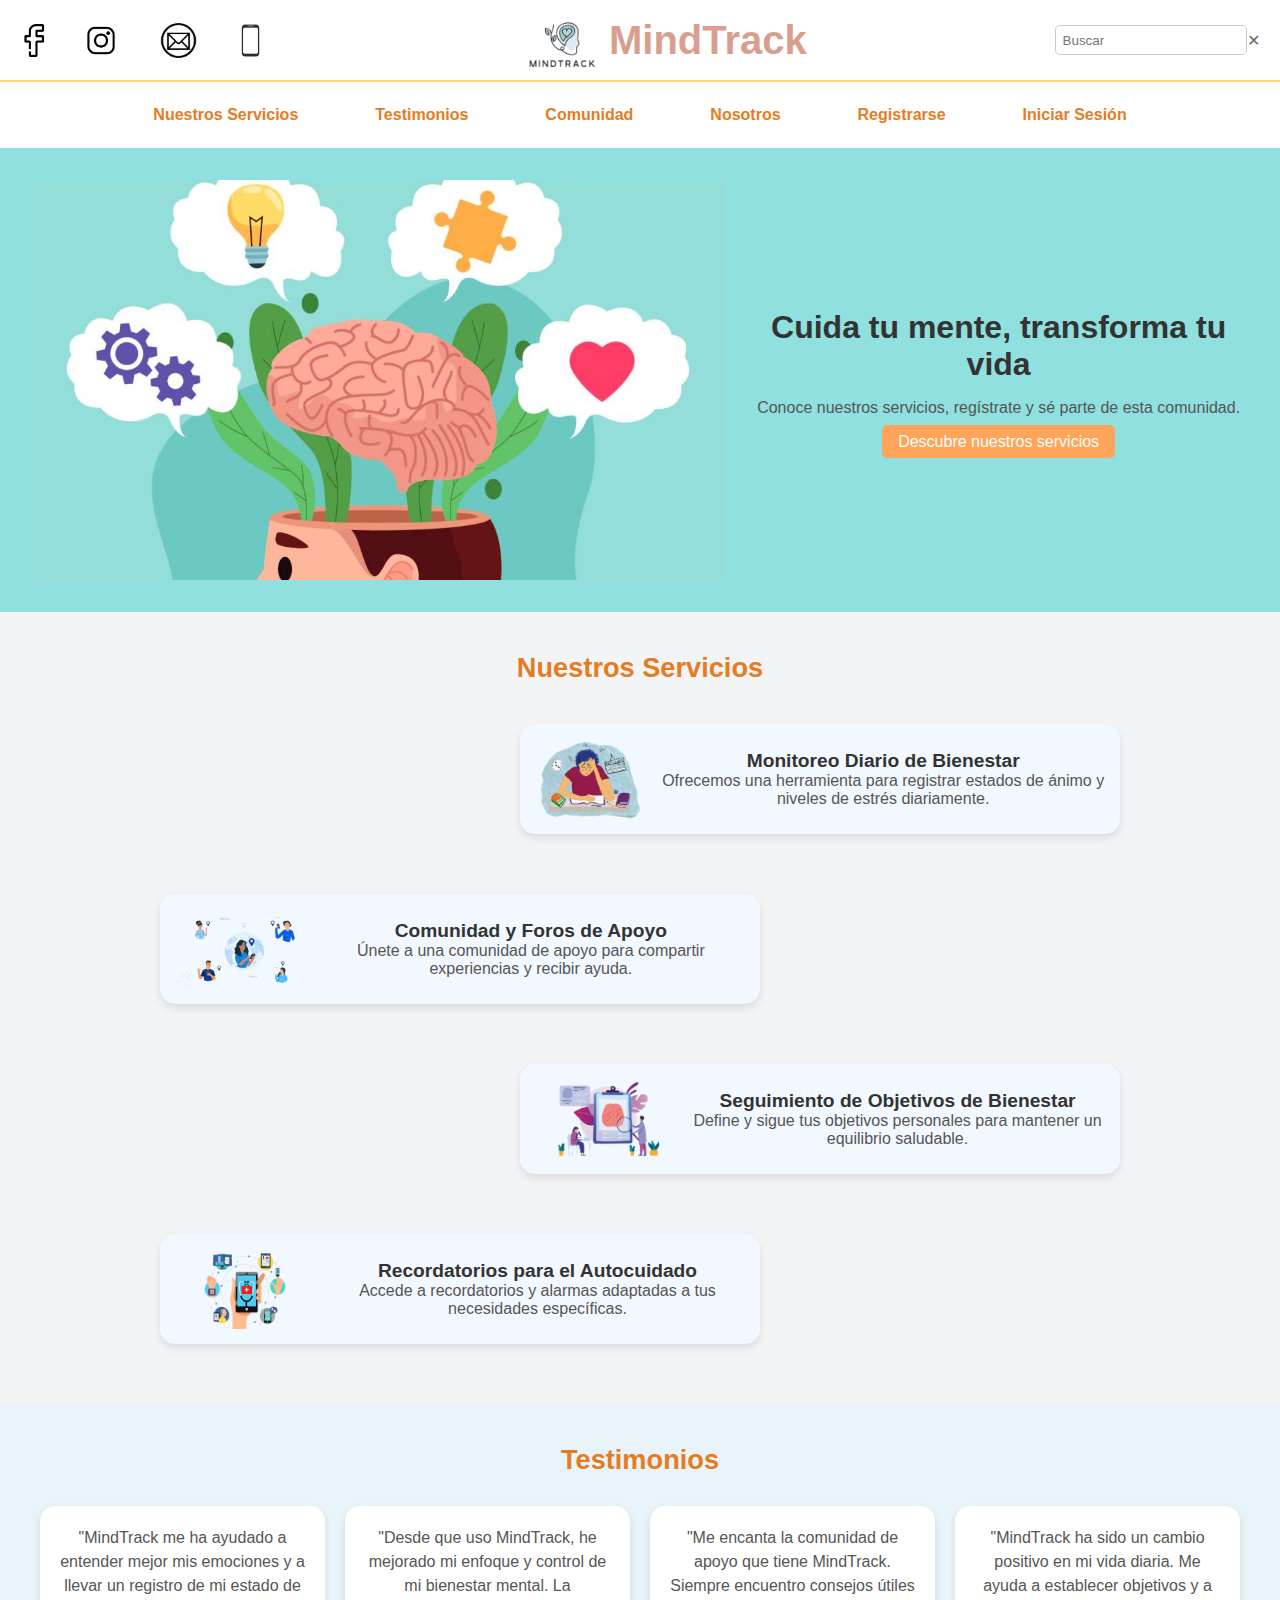
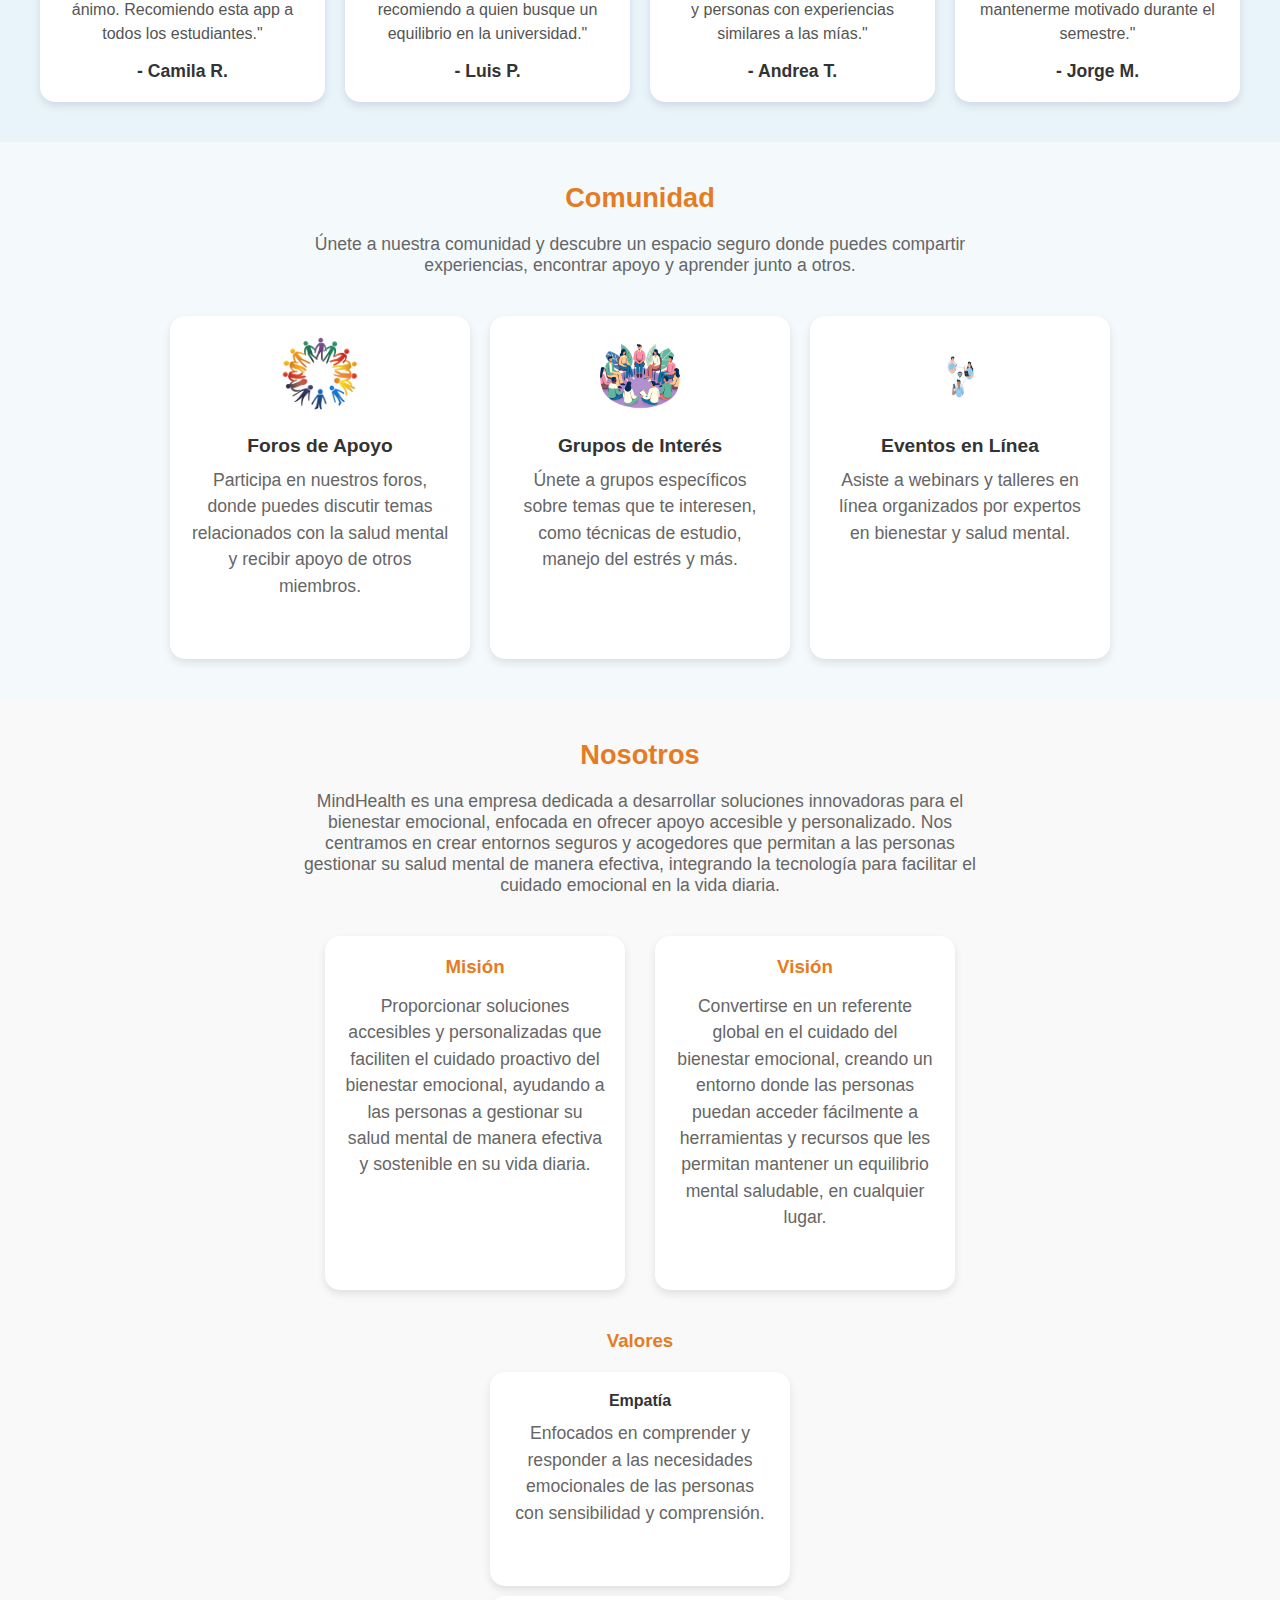
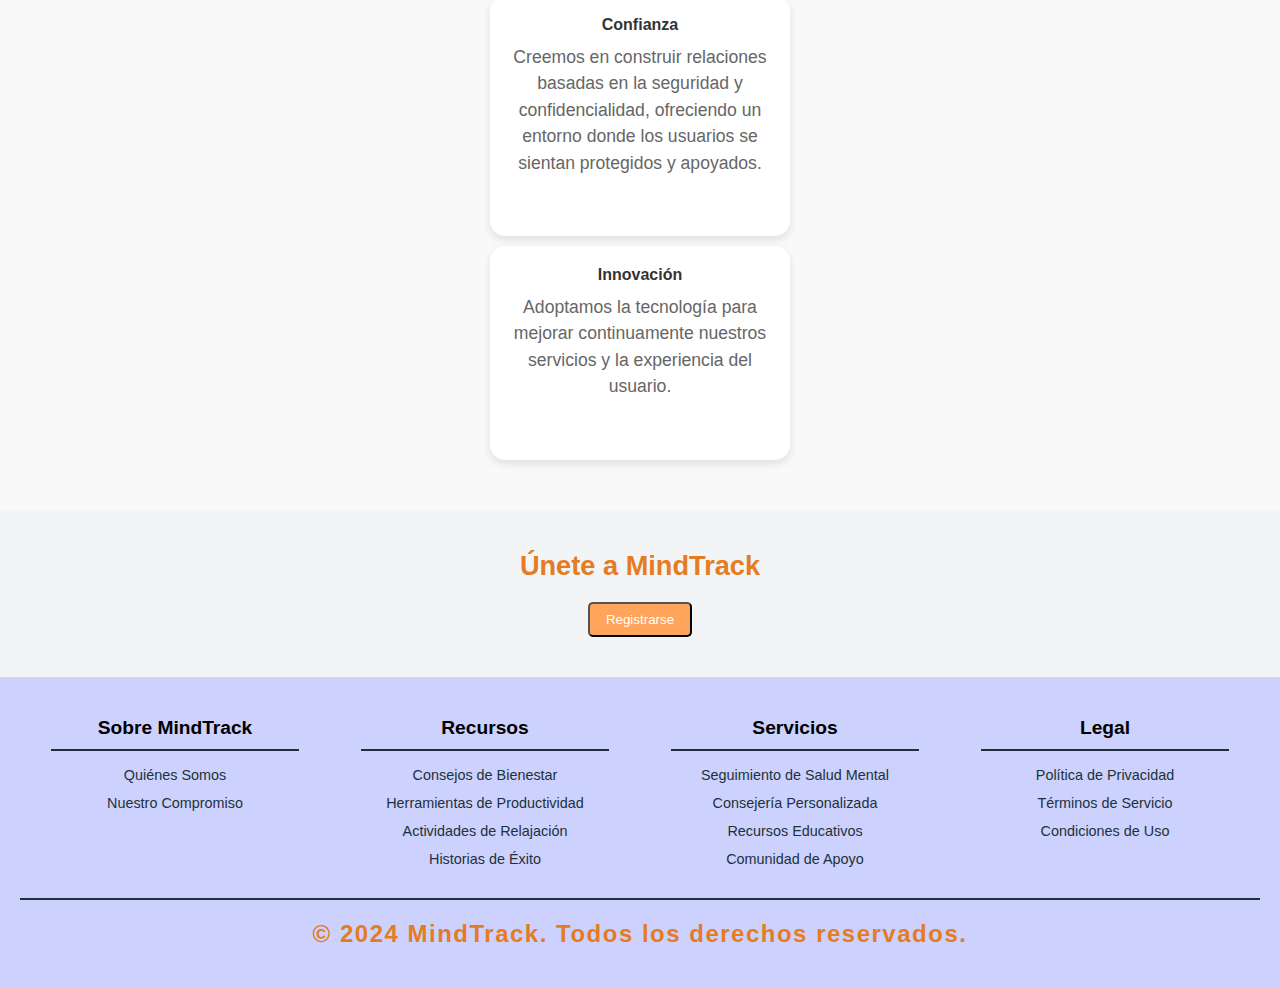
<file: index.html>
<!DOCTYPE html>
<html lang="es">
  <head>
    <meta charset="UTF-8" />
    <meta name="viewport" content="width=device-width, initial-scale=1.0" />
    <title>MindTrack - Bienestar Emocional</title>
    <link rel="stylesheet" href="styles.css" />
  </head>
  <body>
    <header>
      <div class="social-media">
        <ul>
          <li>
            <a href="#"><img src="img/fb.png" alt="Facebook" /></a>
          </li>
          <li>
            <a href="#"><img src="img/insta.png" alt="Instagram" /></a>
          </li>
          <li>
            <a href="#"><img src="img/mail.png" alt="Email" /></a>
          </li>
          <li>
            <a href="app.html"><img src="img/app.png" alt="Apple" /></a>
          </li>
        </ul>
      </div>
      <div class="logo">
        <img src="img/logoMT.png" alt="MindTrack Logo" />
        <h1>MindTrack</h1>
      </div>
      <div class="search-bar">
        <input type="text" placeholder="Buscar" />
        <button>✕</button>
      </div>
    </header>

    <nav>
      <ul>
        <li><a href="#servicios">Nuestros Servicios</a></li>
        <li><a href="#testimonios">Testimonios</a></li>
        <li><a href="#comunidad">Comunidad</a></li>
        <li><a href="#nosotros">Nosotros</a></li>
        <li><a href="registro.html">Registrarse</a></li>
        <li><a href="inicioS.html">Iniciar Sesión</a></li>
      </ul>
    </nav>
    <section id="hero">
      <div class="hero-content">
        <img src="img/saludmental.jpg" alt="Ilustración de cerebro" />
        <div class="hero-text">
          <h2>Cuida tu mente, transforma tu vida</h2>
          <p>
            Conoce nuestros servicios, regístrate y sé parte de esta comunidad.
          </p>
          <a href="#servicios" class="btn-discover"
            >Descubre nuestros servicios</a
          >
        </div>
      </div>
    </section>

    <!-- Sección de Servicios -->
    <section id="servicios">
      <h2>Nuestros Servicios</h2>
      <div class="services-container">
        <div class="service">
          <img src="img/IS1estres.png" alt="Monitoreo Diario de Bienestar" />
          <div>
            <h3>Monitoreo Diario de Bienestar</h3>
            <p>
              Ofrecemos una herramienta para registrar estados de ánimo y
              niveles de estrés diariamente.
            </p>
          </div>
        </div>
        <div class="service">
          <img src="img/IS1comunidad.png" alt="Comunidad y Foros de Apoyo" />
          <div>
            <h3>Comunidad y Foros de Apoyo</h3>
            <p>
              Únete a una comunidad de apoyo para compartir experiencias y
              recibir ayuda.
            </p>
          </div>
        </div>
        <div class="service">
          <img
            src="img/IS1seguimiento.png"
            alt="Seguimiento de Objetivos de Bienestar"
          />
          <div>
            <h3>Seguimiento de Objetivos de Bienestar</h3>
            <p>
              Define y sigue tus objetivos personales para mantener un
              equilibrio saludable.
            </p>
          </div>
        </div>
        <div class="service">
          <img
            src="img/IS1recordatorios.png"
            alt="Recordatorios Personalizados para el Autocuidado"
          />
          <div>
            <h3>Recordatorios para el Autocuidado</h3>
            <p>
              Accede a recordatorios y alarmas adaptadas a tus necesidades
              específicas.
            </p>
          </div>
        </div>
      </div>
    </section>

    <!-- Sección de Testimonios -->
    <section id="testimonios">
      <h2>Testimonios</h2>
      <div class="testimonios-container">
        <div class="testimonial">
          <p>
            "MindTrack me ha ayudado a entender mejor mis emociones y a llevar
            un registro de mi estado de ánimo. Recomiendo esta app a todos los
            estudiantes."
          </p>
          <h4>- Camila R.</h4>
        </div>
        <div class="testimonial">
          <p>
            "Desde que uso MindTrack, he mejorado mi enfoque y control de mi
            bienestar mental. La recomiendo a quien busque un equilibrio en la
            universidad."
          </p>
          <h4>- Luis P.</h4>
        </div>
        <div class="testimonial">
          <p>
            "Me encanta la comunidad de apoyo que tiene MindTrack. Siempre
            encuentro consejos útiles y personas con experiencias similares a
            las mías."
          </p>
          <h4>- Andrea T.</h4>
        </div>
        <div class="testimonial">
          <p>
            "MindTrack ha sido un cambio positivo en mi vida diaria. Me ayuda a
            establecer objetivos y a mantenerme motivado durante el semestre."
          </p>
          <h4>- Jorge M.</h4>
        </div>
      </div>
    </section>

    <!-- Sección de Comunidad -->
    <section id="comunidad">
      <h2>Comunidad</h2>
      <p>
        Únete a nuestra comunidad y descubre un espacio seguro donde puedes
        compartir experiencias, encontrar apoyo y aprender junto a otros.
      </p>
      <div class="comunidad-container">
        <div class="comunidad-item">
          <img src="img/foros.png" alt="Foros de Apoyo" />
          <h3>Foros de Apoyo</h3>
          <p>
            Participa en nuestros foros, donde puedes discutir temas
            relacionados con la salud mental y recibir apoyo de otros miembros.
          </p>
        </div>
        <div class="comunidad-item">
          <img src="img/grupos.png" alt="Grupos de Interés" />
          <h3>Grupos de Interés</h3>
          <p>
            Únete a grupos específicos sobre temas que te interesen, como
            técnicas de estudio, manejo del estrés y más.
          </p>
        </div>
        <div class="comunidad-item">
          <img src="img/eventos.png" alt="Eventos en Línea" />
          <h3>Eventos en Línea</h3>
          <p>
            Asiste a webinars y talleres en línea organizados por expertos en
            bienestar y salud mental.
          </p>
        </div>
      </div>
    </section>

    <!-- Sección Nosotros -->
    <section id="nosotros">
      <h2>Nosotros</h2>
      <p>
        MindHealth es una empresa dedicada a desarrollar soluciones innovadoras
        para el bienestar emocional, enfocada en ofrecer apoyo accesible y
        personalizado. Nos centramos en crear entornos seguros y acogedores que
        permitan a las personas gestionar su salud mental de manera efectiva,
        integrando la tecnología para facilitar el cuidado emocional en la vida
        diaria.
      </p>

      <div class="mision-vision">
        <div class="mision">
          <h3>Misión</h3>
          <p>
            Proporcionar soluciones accesibles y personalizadas que faciliten el
            cuidado proactivo del bienestar emocional, ayudando a las personas a
            gestionar su salud mental de manera efectiva y sostenible en su vida
            diaria.
          </p>
        </div>
        <div class="vision">
          <h3>Visión</h3>
          <p>
            Convertirse en un referente global en el cuidado del bienestar
            emocional, creando un entorno donde las personas puedan acceder
            fácilmente a herramientas y recursos que les permitan mantener un
            equilibrio mental saludable, en cualquier lugar.
          </p>
        </div>
      </div>

      <div class="valores">
        <h3>Valores</h3>
        <div class="valor">
          <h4>Empatía</h4>
          <p>
            Enfocados en comprender y responder a las necesidades emocionales de
            las personas con sensibilidad y comprensión.
          </p>
        </div>
        <div class="valor">
          <h4>Confianza</h4>
          <p>
            Creemos en construir relaciones basadas en la seguridad y
            confidencialidad, ofreciendo un entorno donde los usuarios se
            sientan protegidos y apoyados.
          </p>
        </div>
        <div class="valor">
          <h4>Innovación</h4>
          <p>
            Adoptamos la tecnología para mejorar continuamente nuestros
            servicios y la experiencia del usuario.
          </p>
        </div>
      </div>
    </section>

    <!-- Sección de Registro -->
    <section id="registro">
      <h2>Únete a MindTrack</h2>
      <a href="registro.html">
        <button class="btn-discover">Registrarse</button>
      </a>
    </section>

    <!-- Footer -->
    <footer class="footer-section">
      <div class="footer-container">
        <div class="footer-column">
          <h3>Sobre MindTrack</h3>
          <ul>
            <li><a href="#">Quiénes Somos</a></li>
            <li><a href="#">Nuestro Compromiso</a></li>
          </ul>
        </div>
        <div class="footer-column">
          <h3>Recursos</h3>
          <ul>
            <li><a href="#">Consejos de Bienestar</a></li>
            <li><a href="#">Herramientas de Productividad</a></li>
            <li><a href="#">Actividades de Relajación</a></li>
            <li><a href="#">Historias de Éxito</a></li>
          </ul>
        </div>
        <div class="footer-column">
          <h3>Servicios</h3>
          <ul>
            <li><a href="#">Seguimiento de Salud Mental</a></li>
            <li><a href="#">Consejería Personalizada</a></li>
            <li><a href="#">Recursos Educativos</a></li>
            <li><a href="#">Comunidad de Apoyo</a></li>
          </ul>
        </div>
        <div class="footer-column">
          <h3>Legal</h3>
          <ul>
            <li>
              <a href="legal/politicas-privacidad.pdf"
                >Política de Privacidad</a
              >
            </li>
            <li>
              <a href="legal/terminos-servicio.pdf">Términos de Servicio</a>
            </li>
            <li><a href="legal/condiciones-uso.pdf">Condiciones de Uso</a></li>
          </ul>
        </div>
      </div>
      <hr class="footer-line" />
      <div class="footer-bottom">
        <p>&copy; 2024 MindTrack. Todos los derechos reservados.</p>
      </div>
    </footer>
  </body>
</html>
</file>
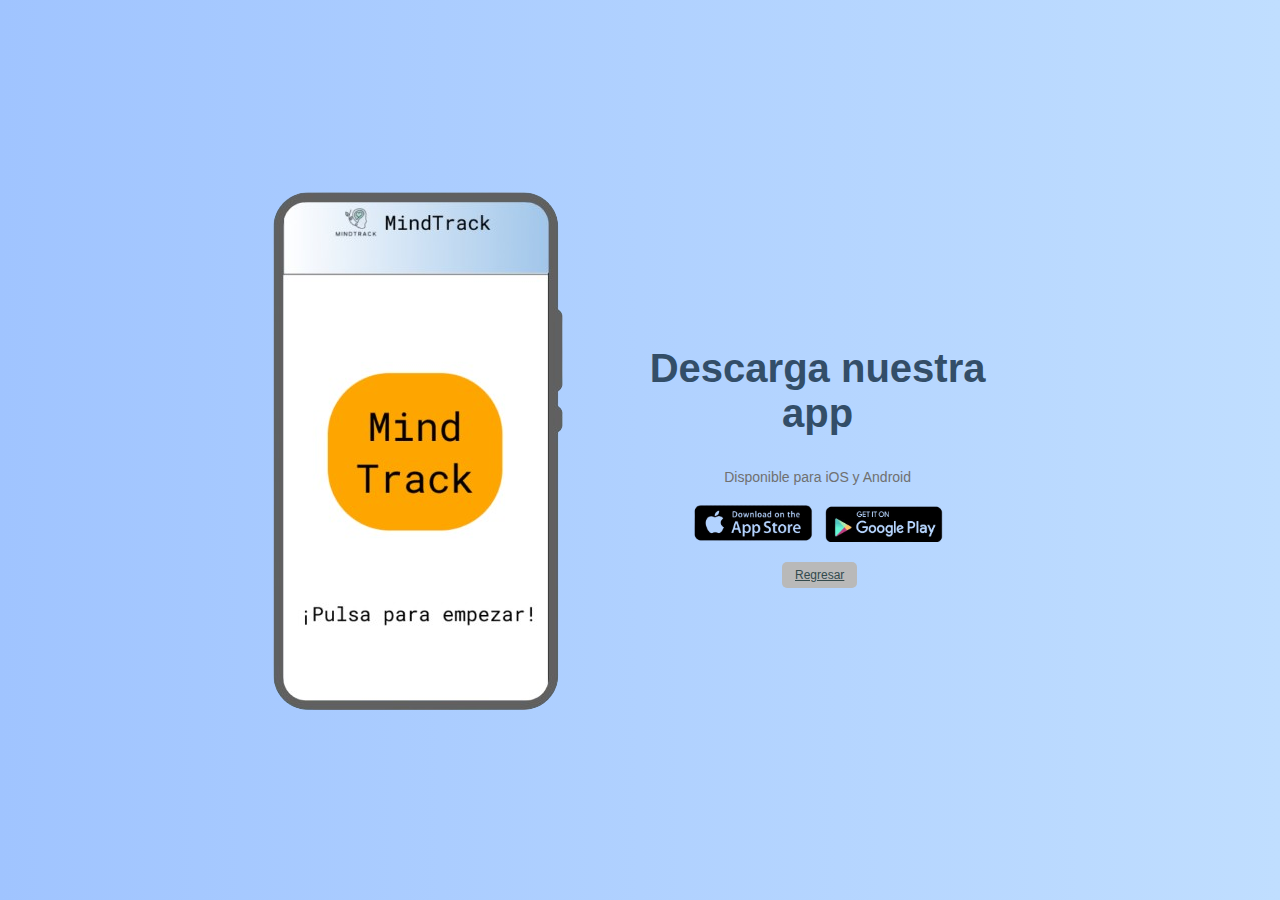
<file: app.html>
<!DOCTYPE html>
<html lang="es">
  <head>
    <meta charset="UTF-8" />
    <meta name="viewport" content="width=device-width, initial-scale=1.0" />
    <title>Descarga nuestra app - MindTrack</title>
    <style>
      body {
        font-family: Arial, sans-serif;
        background: linear-gradient(to right, #a0c4ff, #c0deff);
        display: flex;
        justify-content: center;
        align-items: center;
        height: 100vh;
        margin: 0;
      }

      .container {
        display: flex;
        align-items: center;
        gap: 30px;
      }

      .phone-mockup {
        position: relative;
        width: 250px;
        height: 500px;
        background-size: cover;
        background-position: center;
        display: flex;
        flex-direction: column;
        align-items: center;
        justify-content: center;
      }

      .start-text {
        font-size: 14px;
        color: #4a4a4a;
        margin-top: 10px;
      }

      .app-info {
        text-align: center;
        color: #334e68;
      }

      .app-info h2 {
        font-size: 40px;
        margin-left: 18%;
      }

      .app-info p {
        font-size: 14px;
        color: #707070;
        margin: 5px 0 20px;
        margin-left: 18%;
      }

      .store-buttons {
        display: flex;
        gap: 10px;
        justify-content: center;
        margin-left: 18%;
      }

      .store-buttons img {
        width: 120px;
        cursor: pointer;
      }

      .back-btn {
        width: 15%;
        padding: 6px;
        background-color: #b9b9b9;
        color: rgb(51, 74, 77);
        border: none;
        border-radius: 5px;
        font-size: 12px;
        cursor: pointer;
        margin-top: 20px;
        margin-left: 19%;
        text-align: center;
        display: inline-block;
      }

      .back-btn:hover {
        background-color: #5b6875;
      }
    </style>
  </head>
  <body>
    <div class="container">
      <div class="phone-mockup">
        <img src="img/appImg.png" alt="Phone" />
      </div>

      <div class="app-info">
        <h2>Descarga nuestra app</h2>
        <p>Disponible para iOS y Android</p>
        <div class="store-buttons">
          <img src="img/appstoreImg.png" alt="App Store" />
          <img src="img/playstoreImg.png" alt="Google Play" />
        </div>
        <a href="index.html" class="back-btn">Regresar</a>
      </div>
    </div>
  </body>
</html>
</file>
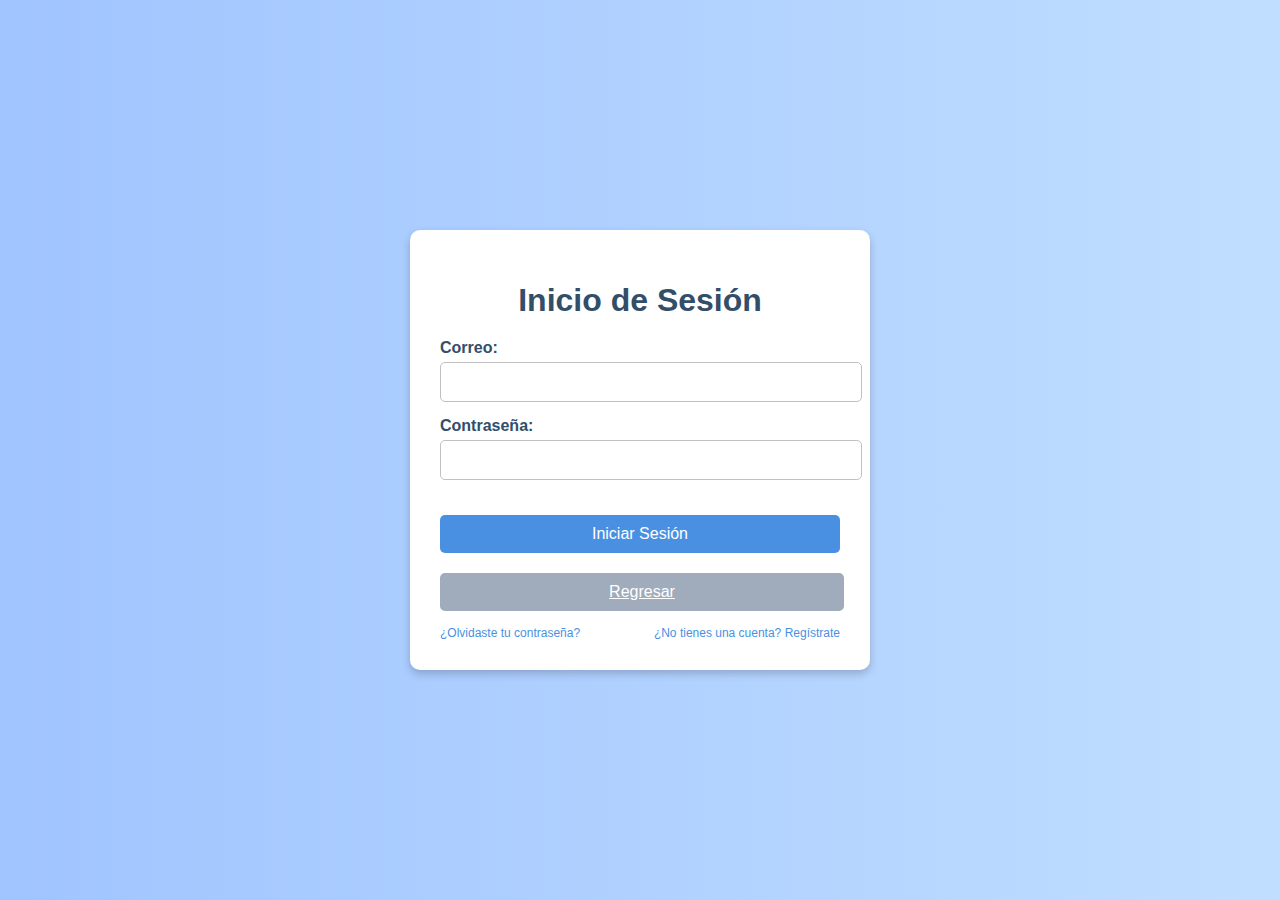
<file: inicioS.html>
<!DOCTYPE html>
<html lang="es">
  <head>
    <meta charset="UTF-8" />
    <meta name="viewport" content="width=device-width, initial-scale=1.0" />
    <title>MindTrack - Inicio de Sesión</title>
    <style>
      body {
        font-family: Arial, sans-serif;
        background: linear-gradient(to right, #a0c4ff, #c0deff);
        margin: 0;
        padding: 0;
        display: flex;
        justify-content: center;
        align-items: center;
        height: 100vh;
      }

      .container {
        display: flex;
        justify-content: center;
        align-items: center;
        padding: 20px;
      }

      .form-container {
        background-color: #ffffff;
        padding: 30px;
        border-radius: 10px;
        box-shadow: 0px 4px 8px rgba(0, 0, 0, 0.2);
        width: 100%;
        max-width: 400px;
      }

      h1 {
        text-align: center;
        color: #334e68;
        margin-bottom: 20px;
      }

      form label {
        display: block;
        margin-bottom: 5px;
        color: #334e68;
        font-weight: bold;
      }

      form input {
        width: 100%;
        padding: 10px;
        margin-bottom: 15px;
        border-radius: 5px;
        border: 1px solid #c0c0c0;
        font-size: 16px;
      }

      .submit-btn {
        width: 100%;
        padding: 10px;
        background-color: #4a90e2;
        color: white;
        border: none;
        border-radius: 5px;
        font-size: 16px;
        cursor: pointer;
        margin-top: 20px;
      }

      .submit-btn:hover {
        background-color: #357abd;
      }

      .back-btn {
        width: 96%;
        padding: 10px;
        background-color: #a0acbb;
        color: white;
        border: none;
        border-radius: 5px;
        font-size: 16px;
        cursor: pointer;
        margin-top: 20px;
        text-align: center;
        display: inline-block;
      }

      .back-btn:hover {
        background-color: #5b6875;
      }
      .links {
        display: flex;
        justify-content: space-between;
        font-size: 12px;
        margin-top: 15px;
      }

      .links a {
        color: #4a90e2;
        text-decoration: none;
      }

      .links a:hover {
        text-decoration: underline;
      }
    </style>
  </head>
  <body>
    <div class="container">
      <div class="form-container">
        <h1>Inicio de Sesión</h1>
        <form>
          <label for="email">Correo:</label>
          <input type="email" id="email" name="email" required />

          <label for="password">Contraseña:</label>
          <input type="password" id="password" name="password" required />

          <button type="submit" class="submit-btn">Iniciar Sesión</button>
          <a href="registro.html" class="back-btn">Regresar</a>

          <div class="links">
            <a href="#">¿Olvidaste tu contraseña?</a>
            <a href="#">¿No tienes una cuenta? Regístrate</a>
          </div>
        </form>
      </div>
    </div>
  </body>
</html>
</file>
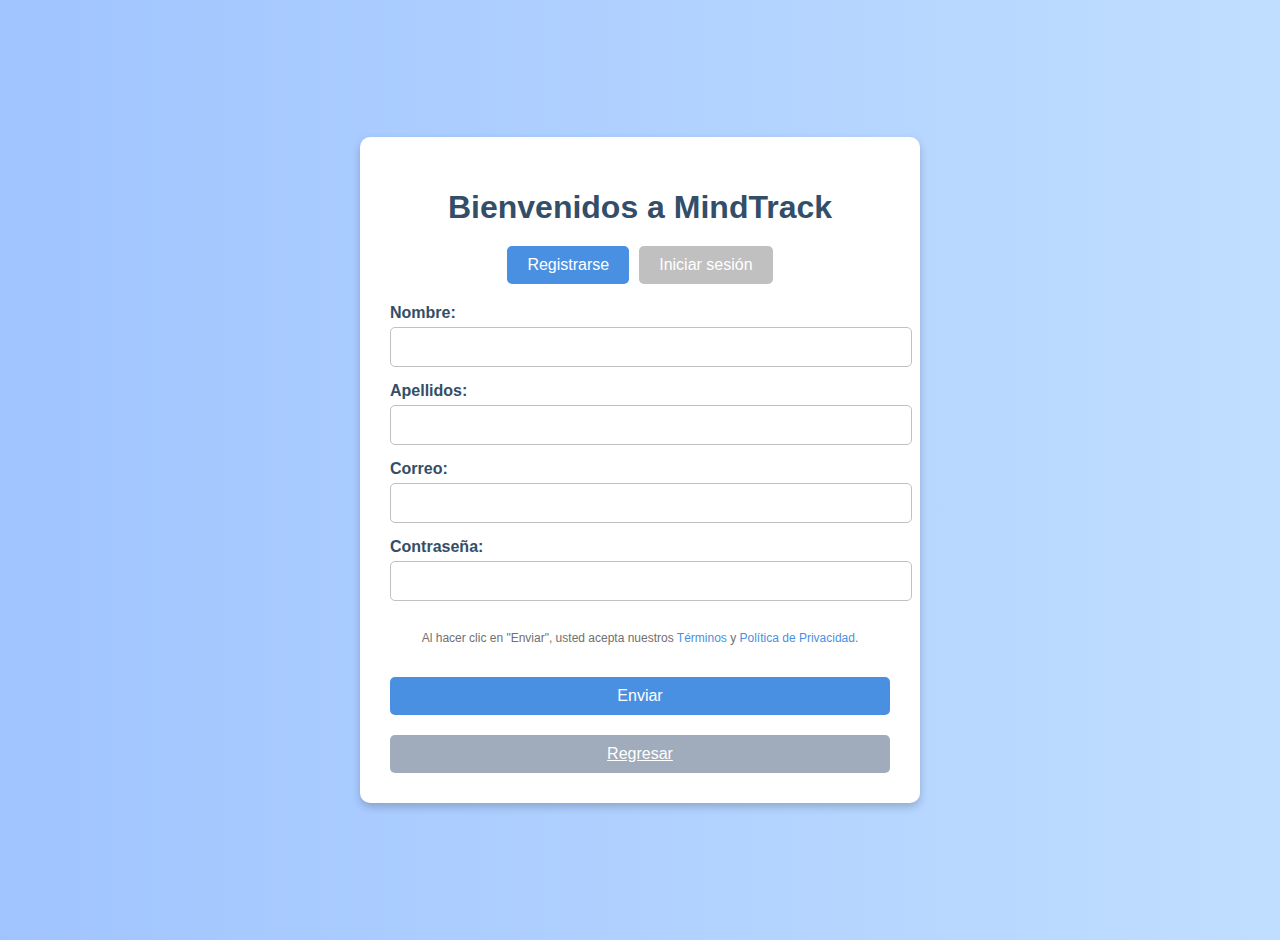
<file: registro.html>
<!DOCTYPE html>
<html lang="es">
  <head>
    <meta charset="UTF-8" />
    <meta name="viewport" content="width=device-width, initial-scale=1.0" />
    <title>MindTrack</title>
    <style>
      body {
        font-family: Arial, sans-serif;
        background: linear-gradient(to right, #a0c4ff, #c0deff);
        margin: 0;
        padding: 0;
      }

      .container {
        display: flex;
        justify-content: center;
        align-items: center;
        height: 100vh;
        padding: 20px;
      }

      .form-container {
        background-color: #ffffff;
        padding: 30px;
        border-radius: 10px;
        box-shadow: 0px 4px 8px rgba(0, 0, 0, 0.2);
        width: 100%;
        max-width: 500px;
      }

      h1 {
        text-align: center;
        color: #334e68;
        margin-bottom: 20px;
      }

      .button-group {
        display: flex;
        justify-content: center;
        gap: 10px;
        margin-bottom: 20px;
      }

      .button-group button {
        padding: 10px 20px;
        border: none;
        border-radius: 5px;
        font-size: 16px;
        cursor: pointer;
      }

      .register-btn {
        background-color: #4a90e2;
        color: white;
      }

      .login-btn {
        background-color: #c0c0c0;
        color: white;
      }

      form label {
        display: block;
        margin-bottom: 5px;
        color: #334e68;
        font-weight: bold;
      }

      form input {
        width: 100%;
        padding: 10px;
        margin-bottom: 15px;
        border-radius: 5px;
        border: 1px solid #c0c0c0;
        font-size: 16px;
      }

      .terms {
        font-size: 12px;
        color: #707070;
        text-align: center;
        margin-top: 15px;
      }

      .submit-btn {
        width: 100%;
        padding: 10px;
        background-color: #4a90e2;
        color: white;
        border: none;
        border-radius: 5px;
        font-size: 16px;
        cursor: pointer;
        margin-top: 20px;
      }

      .submit-btn:hover {
        background-color: #357abd;
      }
      .back-btn {
        width: 96%;
        padding: 10px;
        background-color: #a0acbb;
        color: white;
        border: none;
        border-radius: 5px;
        font-size: 16px;
        cursor: pointer;
        margin-top: 20px;
        text-align: center;
        display: inline-block;
      }

      .back-btn:hover {
        background-color: #5b6875;
      }

      .terms-link {
        color: #4a90e2;
        text-decoration: none;
      }

      .terms-link:hover {
        text-decoration: underline;
      }
    </style>
  </head>
  <body>
    <div class="container">
      <div class="form-container">
        <h1>Bienvenidos a MindTrack</h1>
        <div class="button-group">
          <button class="register-btn"><a href=""></a>Registrarse</button>
          <a href="inicioS.html"
            ><button class="login-btn">Iniciar sesión</button></a
          >
        </div>
        <form name="frm" method="post" action="">
          <label for="name">Nombre:</label>
          <input type="text" id="name" name="name" required />

          <label for="lastname">Apellidos:</label>
          <input type="text" id="lastname" name="lastname" required />

          <label for="email">Correo:</label>
          <input type="email" id="email" name="email" required />

          <label for="password">Contraseña:</label>
          <input type="password" id="password" name="password" required />

          <p class="terms">
            Al hacer clic en "Enviar", usted acepta nuestros
            <a href="#" class="terms-link">Términos</a> y
            <a href="#" class="terms-link">Política de Privacidad</a>.
          </p>

          <button type="submit" class="submit-btn">Enviar</button>
          <a href="index.html" class="back-btn">Regresar</a>
        </form>
      </div>
    </div>
  </body>
</html>
</file>
<file: styles.css>
/* styles.css */
* {
  margin: 0;
  padding: 0;
  box-sizing: border-box;
  font-family: Arial, sans-serif;
}

body {
  background-color: #f2f4f5;
}

header {
  position: sticky;
  top: 0;
  background-color: #fff;
  display: flex;
  justify-content: space-between;
  align-items: center;
  padding: 10px 20px;
  border-bottom: 2px solid #ffd580;
  z-index: 1000;
}

.social-media img {
  height: 35px;
  margin-right: 0.5rem;
}

.social-media ul {
  list-style: none;
  display: flex;
  gap: 15px;
}

.social-media li a {
  display: flex;
}

.logo img {
  height: 60px;
  margin-right: 0rem;
}

.logo {
  display: flex;
  align-items: center;
}

.logo h1 {
  font-size: 2.5rem;
  color: #d99e8d;
  margin-left: 0.5rem;
}

.search-bar {
  display: flex;
  align-items: center;
}

.search-bar input {
  padding: 0.4rem;
  border: 1px solid #ccc;
  border-radius: 5px;
}

.search-bar button {
  background: none;
  border: none;
  font-size: 1rem;
  cursor: pointer;
  color: #666;
}

nav {
  display: flex;
  justify-content: center;
  background-color: #fff;
  padding: 1.5rem;
  position: sticky;
  top: 80px;
  z-index: 999;
}

nav a {
  color: #333;
  text-decoration: none;
  margin: 0 1rem;
  font-weight: bold;
}

nav ul {
  list-style: none;
  display: flex;
  gap: 15px;
}

nav ul li a {
  text-decoration: none;
  color: #e57c23;
  padding: 8px 15px;
  border-radius: 5px;
  transition: all 0.3s ease;
}

nav ul li a:hover {
  background-color: #ffd580;
  color: #fff;
  transform: scale(1.1);
}

.btn-b {
  background-color: #ffa45b;
  padding: 0.5rem 1rem;
  border-radius: 5px;
  color: #fff;
  text-decoration: none;
}

#hero {
  background-color: #8fe0de;
  padding: 2rem;
  display: flex;
  justify-content: center;
  align-items: center;
}

.hero-content {
  display: flex;
  align-items: center;
}

.hero-content img {
  height: 400px;
  margin-right: 1.5rem;
}

.hero-text h2 {
  font-size: 2rem;
  color: #333;
  margin-bottom: 1rem;
}

.hero-text p {
  font-size: 1rem;
  color: #555;
  margin-bottom: 1rem;
}

.btn-discover {
  background-color: #ffa45b;
  color: #fff;
  padding: 0.5rem 1rem;
  text-decoration: none;
  border-radius: 5px;
}

/*Sección de Servicios*/
#services {
  text-align: center;
  padding: 2rem;
  background: linear-gradient(to right, #c1d3fe, #8ed6e7);
}

section {
  padding: 40px 20px;
  text-align: center;
}

h2 {
  color: #e57c23;
  margin-bottom: 20px;
  font-size: 1.7rem;
}

.services-container {
  display: grid;
  grid-template-columns: 1fr;
  gap: 20px;
  max-width: 1200px;
  margin: 0 auto;
}

.service {
  display: flex;
  align-items: center;
  justify-content: center;
  gap: 15px;
  margin: 20px auto;
  max-width: 600px;
  padding: 15px;
  background-color: #f2f8ff;
  border-radius: 15px;
  box-shadow: 0px 4px 8px rgba(0, 0, 0, 0.1);
}

.service img {
  width: 140px;
  height: 80px;
}

.service div h3 {
  font-size: 1.2em;
  color: #333;
}

.service div p {
  color: #555;
}

.service:nth-child(odd) {
  margin-left: 40%;
}

.service:nth-child(even) {
  margin-right: 40%;
}

/* Pie de página */
footer {
  text-align: center;
  padding: 1rem;
  background-color: #d99e8d;
  color: #fff;
}

/* Sección de Testimonios */
#testimonios {
  padding: 40px 20px;
  background-color: #e8f4fa;
  text-align: center;
}

#testimonios h2 {
  color: #e57c23;
  margin-bottom: 30px;
}

.testimonios-container {
  display: grid;
  grid-template-columns: repeat(auto-fit, minmax(250px, 1fr));
  gap: 20px;
  max-width: 1200px;
  margin: 0 auto;
}

.testimonial {
  padding: 20px;
  background-color: #ffffff;
  border-radius: 15px;
  box-shadow: 0px 4px 8px rgba(0, 0, 0, 0.1);
  transition: transform 0.3s, box-shadow 0.3s;
}

.testimonial:hover {
  transform: scale(1.05);
  box-shadow: 0px 6px 12px rgba(0, 0, 0, 0.15);
}

.testimonial p {
  font-size: 1em;
  color: #555;
  line-height: 1.5;
  margin-bottom: 15px;
}

.testimonial h4 {
  font-size: 1.1em;
  color: #333;
  font-weight: bold;
  margin-top: 10px;
}

/* Sección de Comunidad */
#comunidad {
  padding: 40px 20px;
  background-color: #f4f9fc;
  text-align: center;
}

#comunidad h2 {
  color: #e57c23;
  margin-bottom: 20px;
}

#comunidad p {
  font-size: 1.1em;
  color: #666;
  margin-bottom: 40px;
  max-width: 700px;
  margin-left: auto;
  margin-right: auto;
}

.comunidad-container {
  display: flex;
  flex-wrap: wrap;
  justify-content: center;
  gap: 20px;
}

.comunidad-item {
  background-color: #ffffff;
  border-radius: 15px;
  box-shadow: 0px 4px 8px rgba(0, 0, 0, 0.1);
  padding: 20px;
  width: 300px;
  transition: transform 0.3s, box-shadow 0.3s;
  text-align: center;
}

.comunidad-item:hover {
  transform: scale(1.05);
  box-shadow: 0px 6px 12px rgba(0, 0, 0, 0.15);
}

.comunidad-item img {
  border-radius: 50%;
  width: 80px;
  height: 80px;
  margin-bottom: 15px;
}

.comunidad-item h3 {
  font-size: 1.2em;
  color: #333;
  margin-bottom: 10px;
}

.comunidad-item p {
  font-size: 1em;
  color: #555;
  line-height: 1.5;
}

/* Sección Nosotros */
#nosotros {
  padding: 40px 20px;
  background-color: #f9f9f9;
  text-align: center;
}

#nosotros h2 {
  color: #e57c23;
  margin-bottom: 20px;
}

#nosotros p {
  font-size: 1.1em;
  color: #666;
  margin-bottom: 40px;
  max-width: 700px;
  margin-left: auto;
  margin-right: auto;
}

.mision-vision {
  display: flex;
  flex-wrap: wrap;
  justify-content: center;
  gap: 30px;
  margin-bottom: 40px;
}

.mision,
.vision {
  background-color: #ffffff;
  padding: 20px;
  border-radius: 15px;
  box-shadow: 0px 4px 8px rgba(0, 0, 0, 0.1);
  width: 300px;
  transition: transform 0.3s, box-shadow 0.3s;
}

.mision:hover,
.vision:hover {
  transform: scale(1.05);
  box-shadow: 0px 6px 12px rgba(0, 0, 0, 0.15);
}

.mision h3,
.vision h3 {
  color: #e57c23;
  margin-bottom: 15px;
}

.mision p,
.vision p {
  color: #555;
  line-height: 1.5;
}

.valores {
  text-align: center;
}

.valores h3 {
  color: #e57c23;
  margin-bottom: 20px;
}

.valor {
  background-color: #ffffff;
  border-radius: 15px;
  padding: 20px;
  margin: 10px auto;
  width: 300px;
  box-shadow: 0px 4px 8px rgba(0, 0, 0, 0.1);
  transition: transform 0.3s, box-shadow 0.3s;
}

.valor:hover {
  transform: scale(1.05);
  box-shadow: 0px 6px 12px rgba(0, 0, 0, 0.15);
}

.valor h4 {
  color: #333;
  margin-bottom: 10px;
}

.valor p {
  color: #555;
  line-height: 1.5;
}

.footer-section {
  background-color: #ccd1fd;
  color: #000000;
  padding: 40px 20px;
}

.footer-container {
  display: flex;
  justify-content: space-around;
  align-items: flex-start;
  margin-bottom: 20px;
}

.footer-column {
  width: 20%;
}

.footer-column h3 {
  font-size: 1.2rem;
  margin-bottom: 15px;
  border-bottom: 2px solid #1c313a;
  padding-bottom: 10px;
}

.footer-column ul {
  list-style-type: none;
}

.footer-column ul li {
  margin-bottom: 10px;
}

.footer-column ul li a {
  text-decoration: none;
  color: #1c313a;
  font-size: 0.9rem;
}

.footer-column ul li a:hover {
  color: #313131;
  text-decoration: underline;
}

.footer-line {
  border: 0;
  height: 2px;
  background-color: #1c313a;
  margin: 20px 0;
}

.footer-bottom {
  text-align: center;
}

.footer-bottom p {
  font-size: 1.5rem;
  color: #e57c23;
  font-weight: bold;
  letter-spacing: 1.5px;
}
</file>
